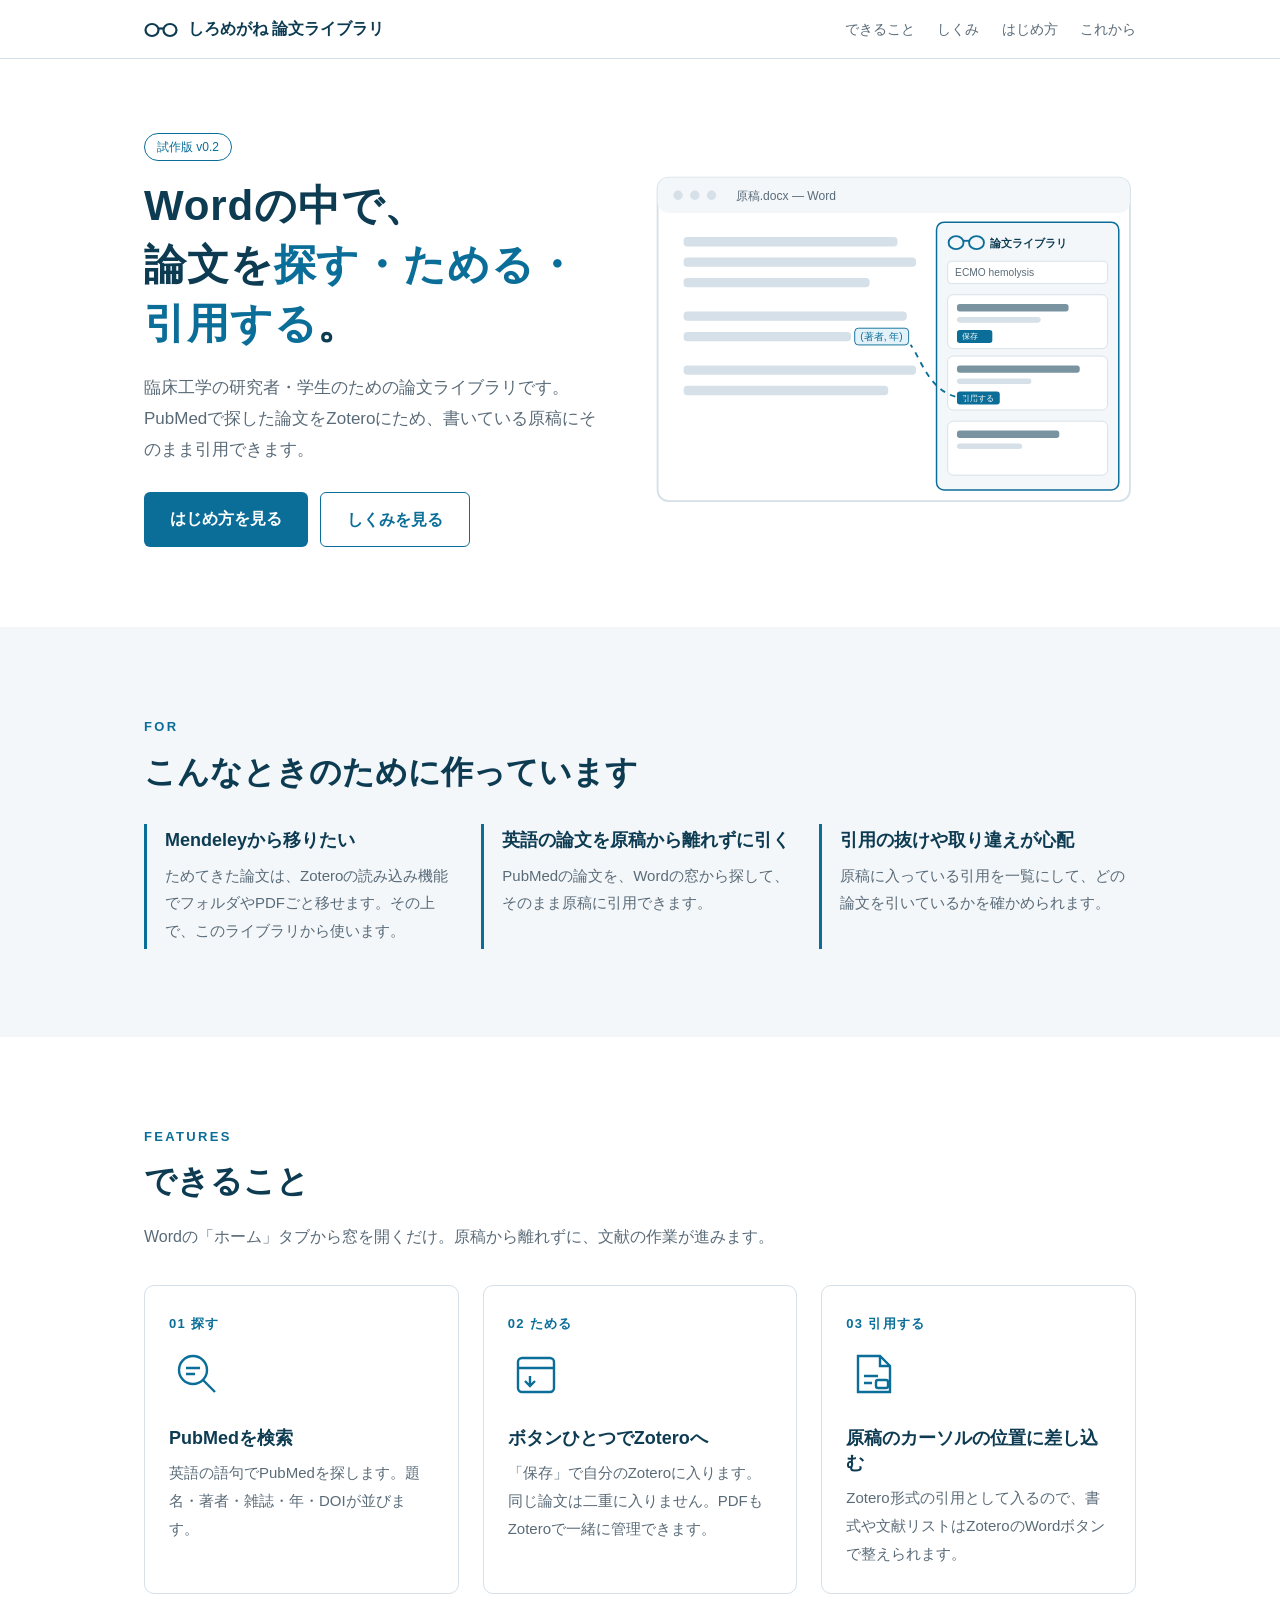
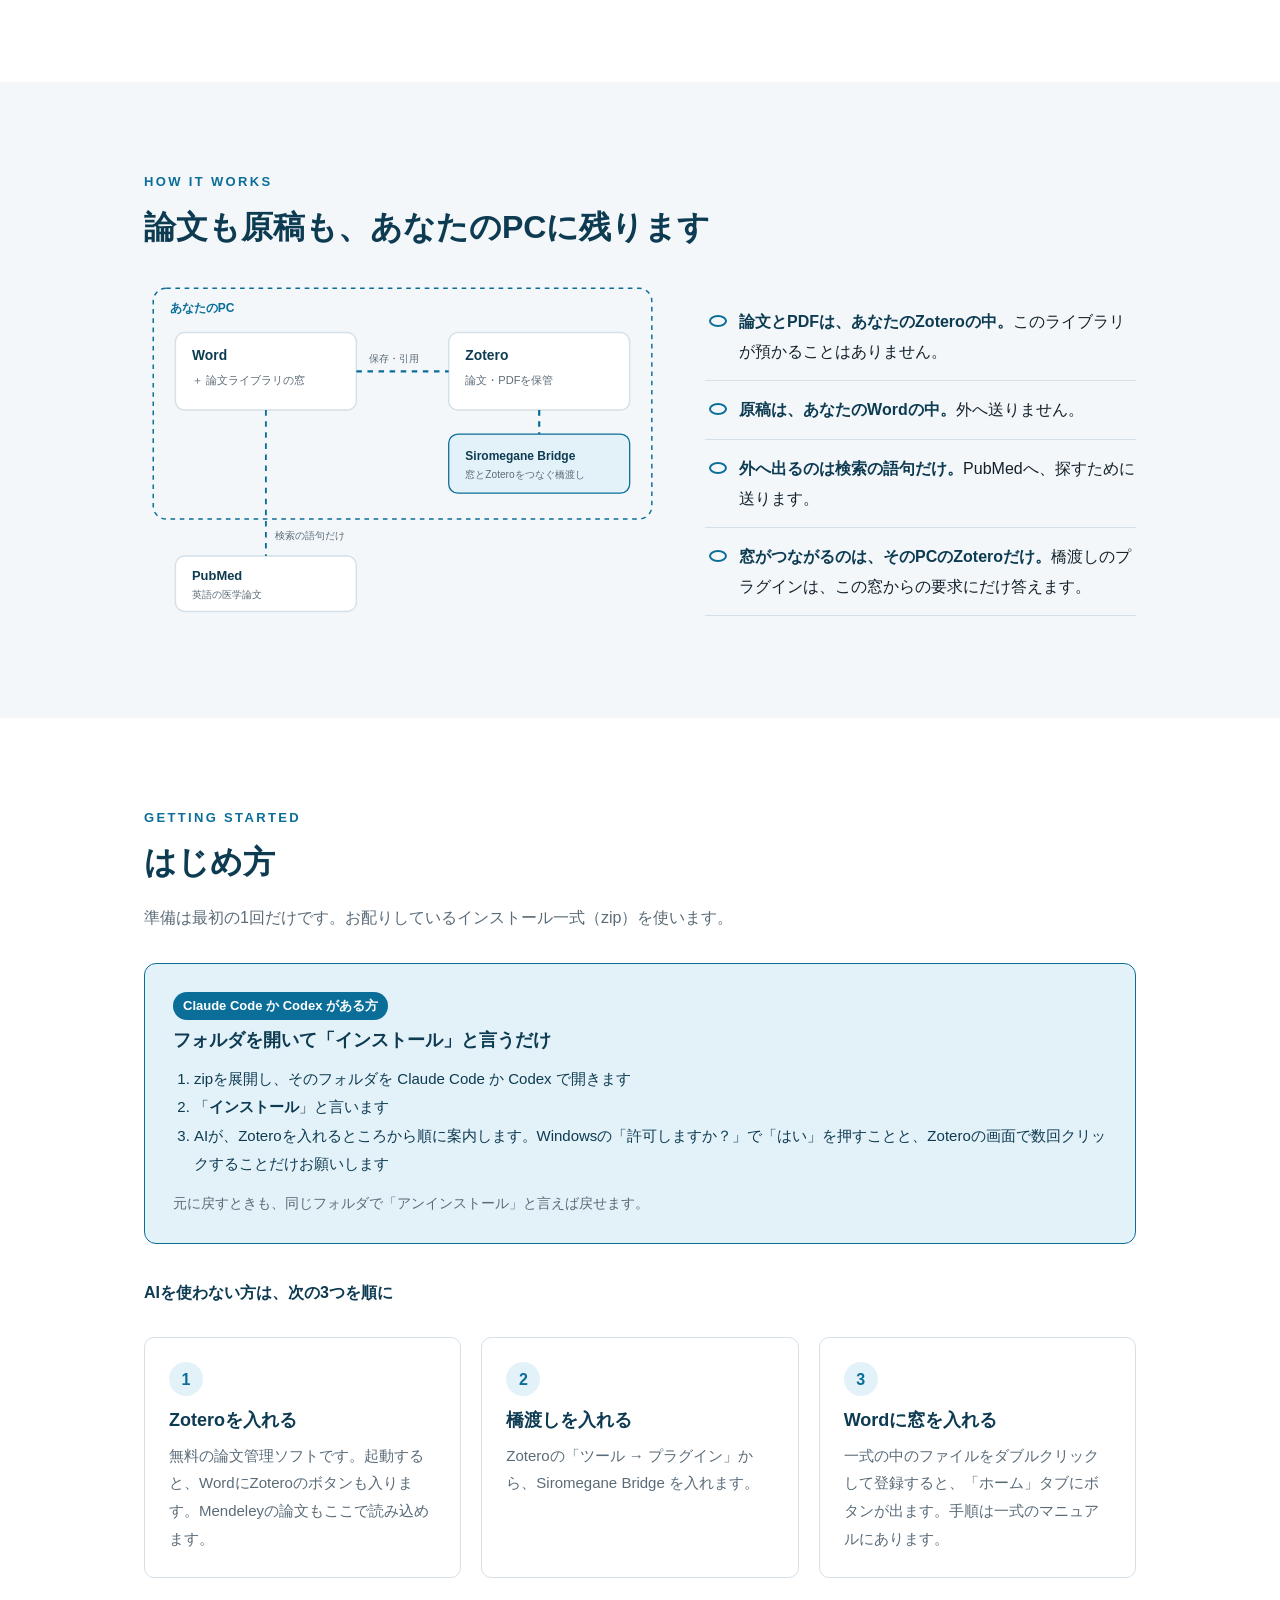
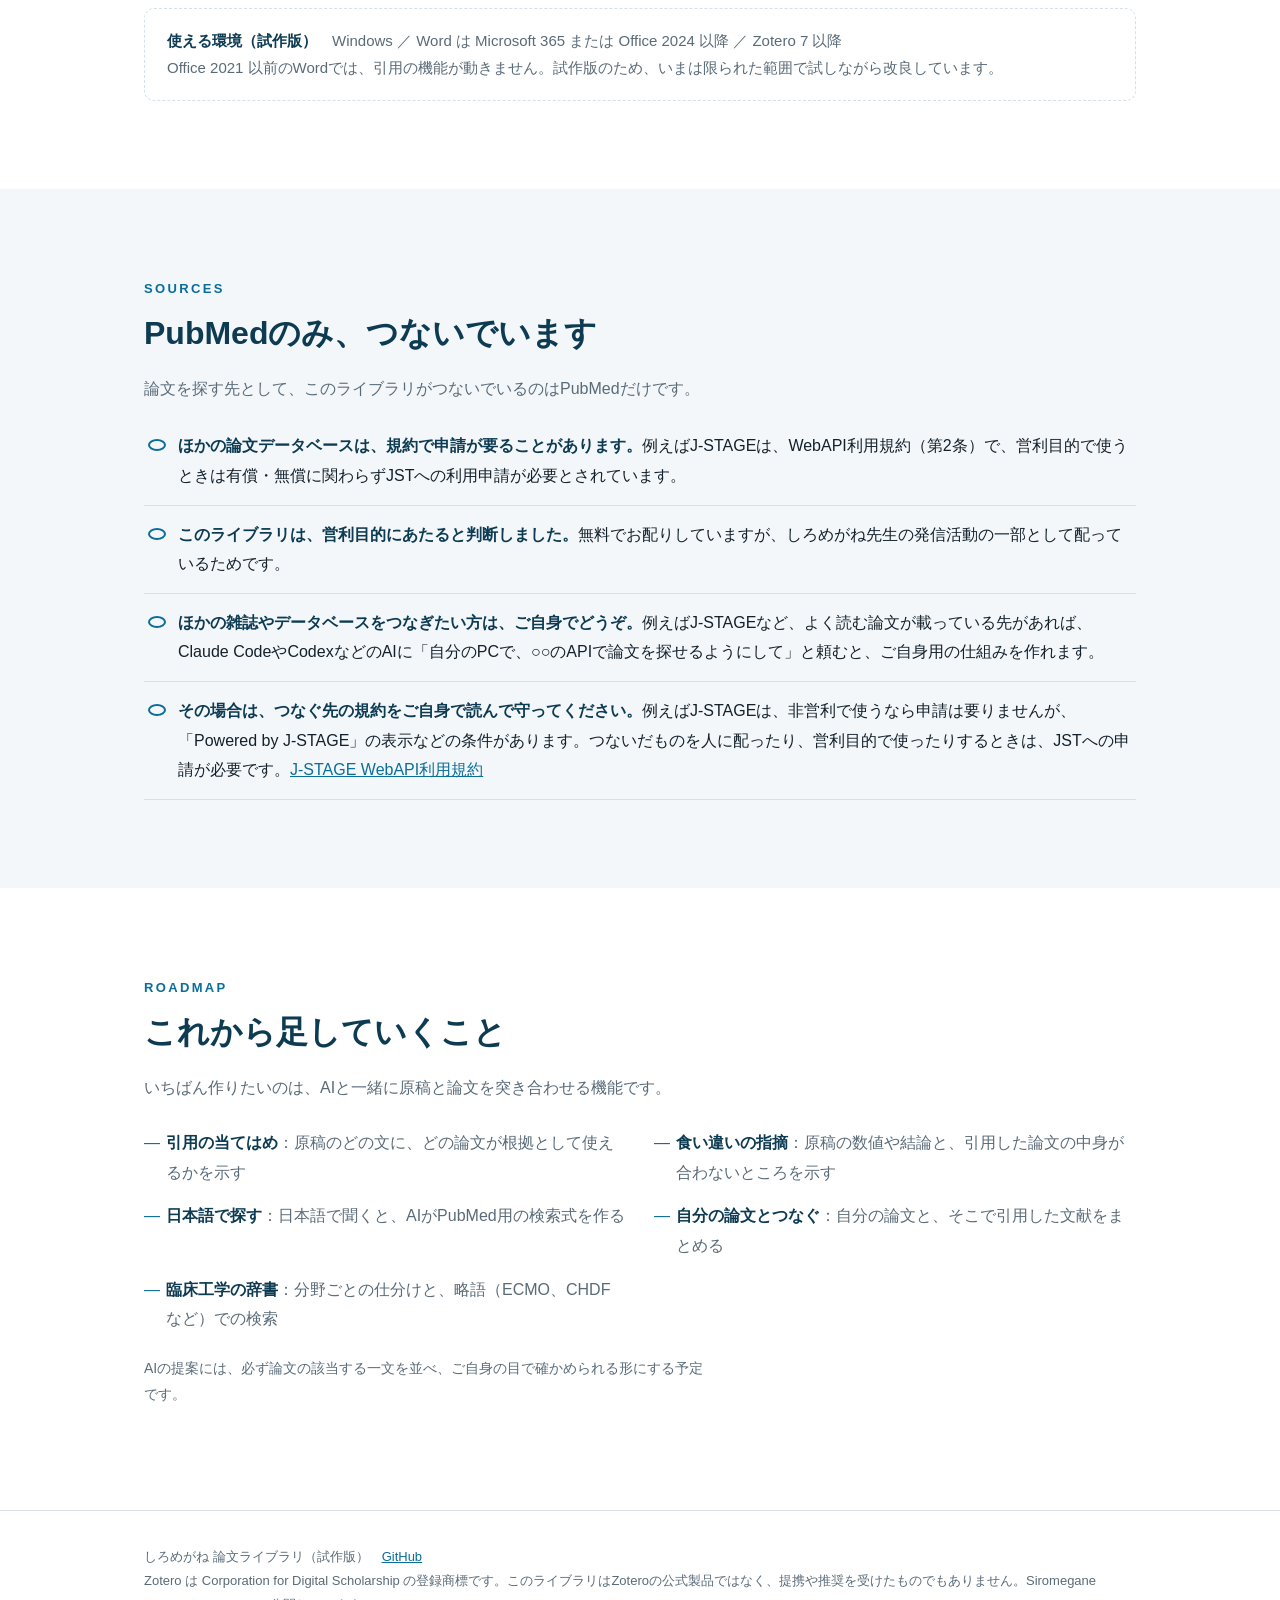
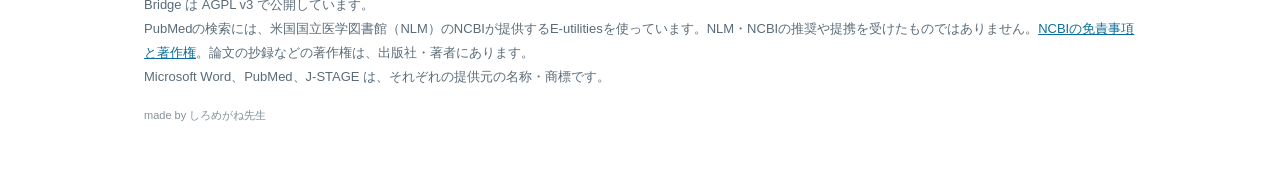
<file: index.html>
<!doctype html>
<html lang="ja">
<head>
<meta charset="utf-8">
<meta name="viewport" content="width=device-width, initial-scale=1">
<title>しろめがね 論文ライブラリ</title>
<meta name="description" content="臨床工学の研究者・学生のための論文ライブラリ（試作版）。Wordの中で、PubMedから論文を探し、Zoteroにためて、原稿に引用できます。論文と原稿は手元のPCに残ります。">
<link rel="icon" href="addin/assets/icon-32.png">
<meta property="og:title" content="しろめがね 論文ライブラリ">
<meta property="og:description" content="Wordの中で、論文を探す・ためる・引用する。臨床工学の研究者・学生のための論文ライブラリ（試作版）。">
<meta property="og:image" content="https://yusaku-cloud.github.io/siromegane-paper-library/addin/assets/icon-128.png">
<style>
:root {
  --bg: #ffffff; --bg2: #f3f7fa; --fg: #14212b; --muted: #5a6b78; --line: #d5e0e8;
  --blue: #0b6e99; --blue-soft: #e3f1f8; --ink: #0d3b52;
}
@media (prefers-color-scheme: dark) {
  :root { --bg: #0f1a21; --bg2: #15232c; --fg: #e4edf2; --muted: #9db0bd; --line: #2a3d4a;
    --blue: #5cb8e0; --blue-soft: #18323f; --ink: #cfe8f4; }
}
* { box-sizing: border-box; }
html { scroll-behavior: smooth; }
body { margin: 0; background: var(--bg); color: var(--fg);
  font: 16px/1.85 "Hiragino Sans", "Yu Gothic UI", "Noto Sans JP", "Segoe UI", sans-serif;
  -webkit-font-smoothing: antialiased; }
a { color: var(--blue); }
.wrap { max-width: 1040px; margin: 0 auto; padding: 0 24px; }
section { padding: 88px 0; }
section.alt { background: var(--bg2); }
.eyebrow { font-size: 13px; letter-spacing: .18em; color: var(--blue); font-weight: 600; margin: 0 0 10px; }
h1, h2, h3 { color: var(--ink); line-height: 1.4; margin: 0; }
h2 { font-size: clamp(24px, 3.4vw, 32px); margin-bottom: 18px; }
h3 { font-size: 18px; margin-bottom: 8px; }
p { margin: 0 0 14px; }
.lead { color: var(--muted); max-width: 40em; }

/* ヘッダー */
header.top { position: sticky; top: 0; z-index: 10; background: color-mix(in srgb, var(--bg) 88%, transparent);
  backdrop-filter: blur(8px); border-bottom: 1px solid var(--line); }
header.top .wrap { display: flex; align-items: center; justify-content: space-between; height: 58px; }
.brand { display: flex; align-items: center; gap: 10px; font-weight: 700; color: var(--ink); text-decoration: none; }
.brand svg { width: 34px; height: 20px; }
header nav a { margin-left: 18px; font-size: 14px; color: var(--muted); text-decoration: none; }
header nav a:hover { color: var(--blue); }

/* ヒーロー */
.hero { padding: 72px 0 80px; }
.hero .wrap { display: grid; grid-template-columns: 1fr 1.05fr; gap: 48px; align-items: center; }
.hero h1 { font-size: clamp(28px, 4vw, 42px); letter-spacing: .02em; }
.hero h1 .accent { color: var(--blue); }
.nw { white-space: nowrap; }
.hero .sub { margin-top: 18px; color: var(--muted); font-size: 17px; }
.badge { display: inline-block; font-size: 12px; border: 1px solid var(--blue); color: var(--blue);
  border-radius: 999px; padding: 2px 12px; margin-bottom: 16px; }
.ctas { display: flex; gap: 12px; flex-wrap: wrap; margin-top: 26px; }
.cta { display: inline-block; background: var(--blue); color: var(--bg); text-decoration: none;
  padding: 12px 26px; border-radius: 6px; font-weight: 600; }
.cta.ghost { background: none; color: var(--blue); border: 1px solid var(--blue); }
.figure svg { width: 100%; height: auto; display: block; }

/* こんなとき */
.cases { display: grid; grid-template-columns: repeat(3, 1fr); gap: 20px; margin-top: 30px; }
.case { border-left: 3px solid var(--blue); padding: 4px 0 4px 18px; }
.case p { color: var(--muted); font-size: 15px; margin: 0; }

/* できること */
.features { display: grid; grid-template-columns: repeat(3, 1fr); gap: 24px; margin-top: 34px; }
.feature { background: var(--bg); border: 1px solid var(--line); border-radius: 10px; padding: 26px 24px; }
.feature .num { font-size: 13px; color: var(--blue); font-weight: 700; letter-spacing: .1em; }
.feature svg { width: 56px; height: 56px; margin: 10px 0 14px; }
.feature p { color: var(--muted); font-size: 15px; margin: 0; }

/* しくみ */
.how { display: grid; grid-template-columns: 1.2fr 1fr; gap: 44px; align-items: center; margin-top: 30px; }
.points { list-style: none; padding: 0; margin: 0; }
.points li { padding: 14px 0 14px 34px; border-bottom: 1px solid var(--line); position: relative; }
.points li::before { content: ""; position: absolute; left: 4px; top: 22px; width: 14px; height: 8px;
  border: 2px solid var(--blue); border-radius: 50%; }
.points strong { color: var(--ink); }

/* はじめ方 */
.steps { counter-reset: s; display: grid; grid-template-columns: repeat(3, 1fr); gap: 20px; margin-top: 30px; }
.step { counter-increment: s; padding: 24px; border: 1px solid var(--line); border-radius: 10px; background: var(--bg); }
.step::before { content: counter(s); display: grid; place-items: center; width: 34px; height: 34px; border-radius: 50%;
  background: var(--blue-soft); color: var(--blue); font-weight: 700; margin-bottom: 12px; }
.step p { color: var(--muted); font-size: 15px; margin: 0; }
.ai-route { margin-top: 30px; padding: 26px 28px; border: 1.6px solid var(--blue); border-radius: 12px; background: var(--blue-soft); }
.ai-route .tag { display: inline-block; margin: 0 0 8px; padding: 2px 10px; border-radius: 99px; background: var(--blue); color: #fff; font-size: 13px; font-weight: 700; }
.ai-route h3 { margin: 0 0 12px; }
.ai-route ol { margin: 0; padding-left: 1.4em; color: var(--ink); font-size: 15px; line-height: 1.9; }
.ai-route .note { margin: 12px 0 0; color: var(--muted); font-size: 14px; }
.route-label { margin-top: 34px; font-size: 16px; font-weight: 700; color: var(--ink); }
.env { margin-top: 30px; font-size: 15px; color: var(--muted); border: 1px dashed var(--line); border-radius: 10px; padding: 18px 22px; }
.env strong { color: var(--ink); }

/* これから */
.next { display: grid; grid-template-columns: repeat(2, 1fr); gap: 14px 28px; margin-top: 26px; padding: 0; list-style: none; }
.next li { padding-left: 22px; position: relative; color: var(--muted); }
.next li::before { content: "—"; position: absolute; left: 0; color: var(--blue); }
.next strong { color: var(--ink); }

footer { border-top: 1px solid var(--line); padding: 34px 0 44px; font-size: 13px; color: var(--muted); }
footer .wrap { display: flex; justify-content: space-between; gap: 16px; flex-wrap: wrap; }
footer .maker { font-size: 11px; opacity: .75; }

/* 動き：控えめ（図がそっと現れる・しくみの線がつながる） */
.reveal { opacity: 0; transform: translateY(14px); transition: opacity .8s ease, transform .8s ease; }
.reveal.on { opacity: 1; transform: none; }
.flow { stroke-dasharray: 6 6; stroke-dashoffset: 120; transition: stroke-dashoffset 1.6s ease; }
.on .flow { stroke-dashoffset: 0; }
@media (prefers-reduced-motion: reduce) {
  .reveal { opacity: 1; transform: none; transition: none; }
  .flow { stroke-dashoffset: 0; transition: none; }
  html { scroll-behavior: auto; }
}

@media (max-width: 820px) {
  section { padding: 64px 0; }
  .hero { padding: 44px 0 56px; }
  .hero .wrap, .how { grid-template-columns: 1fr; gap: 32px; }
  .cases, .features, .steps, .next { grid-template-columns: 1fr; }
  header nav { display: none; }
  .wrap { padding: 0 16px; }
}
</style>
</head>
<body>

<header class="top">
  <div class="wrap">
    <a class="brand" href="#">
      <svg viewBox="0 0 34 20" aria-hidden="true"><g fill="none" stroke="currentColor" stroke-width="2.2"><ellipse cx="8" cy="11" rx="6.5" ry="6"/><ellipse cx="26" cy="11" rx="6.5" ry="6"/><path d="M14.5 9.5h5"/></g></svg>
      しろめがね 論文ライブラリ
    </a>
    <nav>
      <a href="#features">できること</a>
      <a href="#how">しくみ</a>
      <a href="#start">はじめ方</a>
      <a href="#next">これから</a>
    </nav>
  </div>
</header>

<main>
<section class="hero">
  <div class="wrap">
    <div>
      <span class="badge">試作版 v0.2</span>
      <h1>Wordの中で、<br>論文を<span class="accent"><span class="nw">探す・</span><span class="nw">ためる・</span><span class="nw">引用する</span></span>。</h1>
      <p class="sub">臨床工学の研究者・学生のための論文ライブラリです。PubMedで探した論文をZoteroにため、書いている原稿にそのまま引用できます。</p>
      <div class="ctas"><a class="cta" href="#start">はじめ方を見る</a><a class="cta ghost" href="#how">しくみを見る</a></div>
    </div>
    <div class="figure reveal" aria-label="Wordの画面の右側に、論文を探して保存・引用する窓が開いている図">
      <svg viewBox="0 0 520 360" role="img">
        <title>Wordの右側に開く「論文ライブラリ」の窓</title>
        <rect x="6" y="6" width="508" height="348" rx="12" fill="var(--bg)" stroke="var(--line)" stroke-width="2"/>
        <rect x="6" y="6" width="508" height="38" rx="12" fill="var(--bg2)"/>
        <circle cx="28" cy="25" r="5" fill="var(--line)"/><circle cx="46" cy="25" r="5" fill="var(--line)"/><circle cx="64" cy="25" r="5" fill="var(--line)"/>
        <text x="90" y="30" font-size="13" fill="var(--muted)">原稿.docx — Word</text>
        <!-- 原稿 -->
        <g fill="var(--line)">
          <rect x="34" y="70" width="230" height="10" rx="4"/><rect x="34" y="92" width="250" height="10" rx="4"/>
          <rect x="34" y="114" width="200" height="10" rx="4"/>
          <rect x="34" y="150" width="240" height="10" rx="4"/><rect x="34" y="172" width="180" height="10" rx="4"/>
          <rect x="34" y="208" width="250" height="10" rx="4"/><rect x="34" y="230" width="220" height="10" rx="4"/>
        </g>
        <rect x="218" y="168" width="58" height="18" rx="4" fill="var(--blue-soft)" stroke="var(--blue)"/>
        <text x="224" y="181" font-size="11" fill="var(--blue)">(著者, 年)</text>
        <!-- 窓 -->
        <rect x="306" y="54" width="196" height="288" rx="8" fill="var(--bg2)" stroke="var(--blue)" stroke-width="1.6"/>
        <g fill="none" stroke="var(--blue)" stroke-width="2"><ellipse cx="327" cy="76" rx="8" ry="7"/><ellipse cx="349" cy="76" rx="8" ry="7"/><path d="M335 74h6"/></g>
        <text x="364" y="81" font-size="12" font-weight="700" fill="var(--ink)">論文ライブラリ</text>
        <rect x="318" y="96" width="172" height="24" rx="4" fill="var(--bg)" stroke="var(--line)"/>
        <text x="326" y="112" font-size="11" fill="var(--muted)">ECMO hemolysis</text>
        <g>
          <rect x="318" y="132" width="172" height="58" rx="6" fill="var(--bg)" stroke="var(--line)"/>
          <rect x="328" y="142" width="120" height="8" rx="3" fill="var(--ink)" opacity=".55"/>
          <rect x="328" y="156" width="90" height="6" rx="3" fill="var(--line)"/>
          <rect x="328" y="170" width="38" height="14" rx="3" fill="var(--blue)"/><text x="333" y="180" font-size="9" fill="#fff">保存</text>
          <rect x="318" y="198" width="172" height="58" rx="6" fill="var(--bg)" stroke="var(--line)"/>
          <rect x="328" y="208" width="132" height="8" rx="3" fill="var(--ink)" opacity=".55"/>
          <rect x="328" y="222" width="80" height="6" rx="3" fill="var(--line)"/>
          <rect x="328" y="236" width="46" height="14" rx="3" fill="var(--blue)"/><text x="333" y="246" font-size="9" fill="#fff">引用する</text>
        </g>
        <path class="flow" d="M350 243 C 300 250, 290 200, 278 186" fill="none" stroke="var(--blue)" stroke-width="2"/>
        <rect x="318" y="268" width="172" height="58" rx="6" fill="var(--bg)" stroke="var(--line)"/>
        <rect x="328" y="278" width="110" height="8" rx="3" fill="var(--ink)" opacity=".55"/>
        <rect x="328" y="292" width="70" height="6" rx="3" fill="var(--line)"/>
      </svg>
    </div>
  </div>
</section>

<section class="alt">
  <div class="wrap">
    <p class="eyebrow">FOR</p>
    <h2>こんなときのために作っています</h2>
    <div class="cases">
      <div class="case reveal"><h3>Mendeleyから移りたい</h3><p>ためてきた論文は、Zoteroの読み込み機能でフォルダやPDFごと移せます。その上で、このライブラリから使います。</p></div>
      <div class="case reveal"><h3>英語の論文を原稿から離れずに引く</h3><p>PubMedの論文を、Wordの窓から探して、そのまま原稿に引用できます。</p></div>
      <div class="case reveal"><h3>引用の抜けや取り違えが心配</h3><p>原稿に入っている引用を一覧にして、どの論文を引いているかを確かめられます。</p></div>
    </div>
  </div>
</section>

<section id="features">
  <div class="wrap">
    <p class="eyebrow">FEATURES</p>
    <h2>できること</h2>
    <p class="lead">Wordの「ホーム」タブから窓を開くだけ。原稿から離れずに、文献の作業が進みます。</p>
    <div class="features">
      <div class="feature reveal">
        <div class="num">01 探す</div>
        <svg viewBox="0 0 56 56" aria-hidden="true"><g fill="none" stroke="var(--blue)" stroke-width="2.4"><circle cx="24" cy="24" r="14"/><path d="M34 34l12 12"/><path d="M17 22h14M17 28h9"/></g></svg>
        <h3>PubMedを検索</h3>
        <p>英語の語句でPubMedを探します。題名・著者・雑誌・年・DOIが並びます。</p>
      </div>
      <div class="feature reveal">
        <div class="num">02 ためる</div>
        <svg viewBox="0 0 56 56" aria-hidden="true"><g fill="none" stroke="var(--blue)" stroke-width="2.4"><rect x="10" y="12" width="36" height="34" rx="4"/><path d="M10 22h36M22 30v10M17 35l5 5 5-5"/></g></svg>
        <h3>ボタンひとつでZoteroへ</h3>
        <p>「保存」で自分のZoteroに入ります。同じ論文は二重に入りません。PDFもZoteroで一緒に管理できます。</p>
      </div>
      <div class="feature reveal">
        <div class="num">03 引用する</div>
        <svg viewBox="0 0 56 56" aria-hidden="true"><g fill="none" stroke="var(--blue)" stroke-width="2.4"><path d="M12 10h22l10 10v26H12z"/><path d="M34 10v10h10"/><path d="M18 30h14M18 37h8"/><rect x="30" y="34" width="12" height="8" rx="2"/></g></svg>
        <h3>原稿のカーソルの位置に差し込む</h3>
        <p>Zotero形式の引用として入るので、書式や文献リストはZoteroのWordボタンで整えられます。</p>
      </div>
    </div>
  </div>
</section>

<section id="how" class="alt">
  <div class="wrap">
    <p class="eyebrow">HOW IT WORKS</p>
    <h2>論文も原稿も、あなたのPCに残ります</h2>
    <div class="how">
      <div class="figure reveal">
        <svg viewBox="0 0 560 380" role="img" aria-label="しくみの図">
          <title>Word・論文ライブラリ・Siromegane Bridge・ZoteroはPCの中。外へは検索の語句だけ</title>
          <rect x="10" y="10" width="540" height="250" rx="14" fill="none" stroke="var(--blue)" stroke-width="1.6" stroke-dasharray="5 5"/>
          <text x="28" y="36" font-size="13" fill="var(--blue)" font-weight="700">あなたのPC</text>
          <rect x="34" y="58" width="196" height="84" rx="10" fill="var(--bg)" stroke="var(--line)" stroke-width="1.6"/>
          <text x="52" y="88" font-size="15" font-weight="700" fill="var(--ink)">Word</text>
          <text x="52" y="114" font-size="12" fill="var(--muted)">＋ 論文ライブラリの窓</text>
          <rect x="330" y="58" width="196" height="84" rx="10" fill="var(--bg)" stroke="var(--line)" stroke-width="1.6"/>
          <text x="348" y="88" font-size="15" font-weight="700" fill="var(--ink)">Zotero</text>
          <text x="348" y="114" font-size="12" fill="var(--muted)">論文・PDFを保管</text>
          <rect x="330" y="168" width="196" height="64" rx="10" fill="var(--blue-soft)" stroke="var(--blue)" stroke-width="1.4"/>
          <text x="348" y="196" font-size="13" font-weight="700" fill="var(--ink)">Siromegane Bridge</text>
          <text x="348" y="216" font-size="11" fill="var(--muted)">窓とZoteroをつなぐ橋渡し</text>
          <path class="flow" d="M230 100 H 330" stroke="var(--blue)" stroke-width="2.4" fill="none"/>
          <text x="244" y="90" font-size="11" fill="var(--muted)">保存・引用</text>
          <path class="flow" d="M428 142 V 168" stroke="var(--blue)" stroke-width="2.4" fill="none"/>
          <rect x="34" y="300" width="196" height="60" rx="10" fill="var(--bg)" stroke="var(--line)" stroke-width="1.6"/>
          <text x="52" y="326" font-size="14" font-weight="700" fill="var(--ink)">PubMed</text>
          <text x="52" y="346" font-size="11" fill="var(--muted)">英語の医学論文</text>
          <path class="flow" d="M132 142 V 300" stroke="var(--blue)" stroke-width="2" fill="none"/>
          <text x="142" y="282" font-size="11" fill="var(--muted)">検索の語句だけ</text>
        </svg>
      </div>
      <ul class="points">
        <li class="reveal"><strong>論文とPDFは、あなたのZoteroの中。</strong>このライブラリが預かることはありません。</li>
        <li class="reveal"><strong>原稿は、あなたのWordの中。</strong>外へ送りません。</li>
        <li class="reveal"><strong>外へ出るのは検索の語句だけ。</strong>PubMedへ、探すために送ります。</li>
        <li class="reveal"><strong>窓がつながるのは、そのPCのZoteroだけ。</strong>橋渡しのプラグインは、この窓からの要求にだけ答えます。</li>
      </ul>
    </div>
  </div>
</section>

<section id="start">
  <div class="wrap">
    <p class="eyebrow">GETTING STARTED</p>
    <h2>はじめ方</h2>
    <p class="lead">準備は最初の1回だけです。お配りしているインストール一式（zip）を使います。</p>
    <div class="ai-route reveal">
      <p class="tag">Claude Code か Codex がある方</p>
      <h3>フォルダを開いて「インストール」と言うだけ</h3>
      <ol>
        <li>zipを展開し、そのフォルダを Claude Code か Codex で開きます</li>
        <li>「<strong>インストール</strong>」と言います</li>
        <li>AIが、Zoteroを入れるところから順に案内します。Windowsの「許可しますか？」で「はい」を押すことと、Zoteroの画面で数回クリックすることだけお願いします</li>
      </ol>
      <p class="note">元に戻すときも、同じフォルダで「アンインストール」と言えば戻せます。</p>
    </div>
    <p class="lead route-label">AIを使わない方は、次の3つを順に</p>
    <div class="steps">
      <div class="step reveal"><h3>Zoteroを入れる</h3><p>無料の論文管理ソフトです。起動すると、WordにZoteroのボタンも入ります。Mendeleyの論文もここで読み込めます。</p></div>
      <div class="step reveal"><h3>橋渡しを入れる</h3><p>Zoteroの「ツール → プラグイン」から、Siromegane Bridge を入れます。</p></div>
      <div class="step reveal"><h3>Wordに窓を入れる</h3><p>一式の中のファイルをダブルクリックして登録すると、「ホーム」タブにボタンが出ます。手順は一式のマニュアルにあります。</p></div>
    </div>
    <div class="env">
      <strong>使える環境（試作版）</strong>　Windows ／ Word は Microsoft 365 または Office 2024 以降 ／ Zotero 7 以降<br>
      Office 2021 以前のWordでは、引用の機能が動きません。試作版のため、いまは限られた範囲で試しながら改良しています。
    </div>
  </div>
</section>

<section id="sources" class="alt">
  <div class="wrap">
    <p class="eyebrow">SOURCES</p>
    <h2>PubMedのみ、つないでいます</h2>
    <p class="lead">論文を探す先として、このライブラリがつないでいるのはPubMedだけです。</p>
    <ul class="points">
      <li class="reveal"><strong>ほかの論文データベースは、規約で申請が要ることがあります。</strong>例えばJ-STAGEは、WebAPI利用規約（第2条）で、営利目的で使うときは有償・無償に関わらずJSTへの利用申請が必要とされています。</li>
      <li class="reveal"><strong>このライブラリは、営利目的にあたると判断しました。</strong>無料でお配りしていますが、しろめがね先生の発信活動の一部として配っているためです。</li>
      <li class="reveal"><strong>ほかの雑誌やデータベースをつなぎたい方は、ご自身でどうぞ。</strong>例えばJ-STAGEなど、よく読む論文が載っている先があれば、Claude CodeやCodexなどのAIに「自分のPCで、○○のAPIで論文を探せるようにして」と頼むと、ご自身用の仕組みを作れます。</li>
      <li class="reveal"><strong>その場合は、つなぐ先の規約をご自身で読んで守ってください。</strong>例えばJ-STAGEは、非営利で使うなら申請は要りませんが、「Powered by J-STAGE」の表示などの条件があります。つないだものを人に配ったり、営利目的で使ったりするときは、JSTへの申請が必要です。<a href="https://www.jstage.jst.go.jp/static/pages/WebAPI/-char/ja" target="_blank" rel="noopener">J-STAGE WebAPI利用規約</a></li>
    </ul>
  </div>
</section>

<section id="next">
  <div class="wrap">
    <p class="eyebrow">ROADMAP</p>
    <h2>これから足していくこと</h2>
    <p class="lead">いちばん作りたいのは、AIと一緒に原稿と論文を突き合わせる機能です。</p>
    <ul class="next">
      <li class="reveal"><strong>引用の当てはめ</strong>：原稿のどの文に、どの論文が根拠として使えるかを示す</li>
      <li class="reveal"><strong>食い違いの指摘</strong>：原稿の数値や結論と、引用した論文の中身が合わないところを示す</li>
      <li class="reveal"><strong>日本語で探す</strong>：日本語で聞くと、AIがPubMed用の検索式を作る</li>
      <li class="reveal"><strong>自分の論文とつなぐ</strong>：自分の論文と、そこで引用した文献をまとめる</li>
      <li class="reveal"><strong>臨床工学の辞書</strong>：分野ごとの仕分けと、略語（ECMO、CHDFなど）での検索</li>
    </ul>
    <p class="lead" style="margin-top:22px;font-size:14px">AIの提案には、必ず論文の該当する一文を並べ、ご自身の目で確かめられる形にする予定です。</p>
  </div>
</section>
</main>

<footer>
  <div class="wrap">
    <div>
      しろめがね 論文ライブラリ（試作版）　<a href="https://github.com/yusaku-cloud/siromegane-paper-library">GitHub</a><br>
      Zotero は Corporation for Digital Scholarship の登録商標です。このライブラリはZoteroの公式製品ではなく、提携や推奨を受けたものでもありません。Siromegane Bridge は AGPL v3 で公開しています。<br>
      PubMedの検索には、米国国立医学図書館（NLM）のNCBIが提供するE-utilitiesを使っています。NLM・NCBIの推奨や提携を受けたものではありません。<a href="https://www.ncbi.nlm.nih.gov/home/about/policies/">NCBIの免責事項と著作権</a>。論文の抄録などの著作権は、出版社・著者にあります。<br>
      Microsoft Word、PubMed、J-STAGE は、それぞれの提供元の名称・商標です。
    </div>
    <div class="maker">made by しろめがね先生</div>
  </div>
</footer>

<script>
  // 控えめな動き：画面に入った図と項目をそっと表示する
  const els = document.querySelectorAll(".reveal");
  if ("IntersectionObserver" in window) {
    const io = new IntersectionObserver(es => es.forEach(e => {
      if (e.isIntersecting) { e.target.classList.add("on"); io.unobserve(e.target); }
    }), { threshold: 0.2 });
    els.forEach(el => io.observe(el));
  } else {
    els.forEach(el => el.classList.add("on"));
  }
</script>
</body>
</html>
</file>
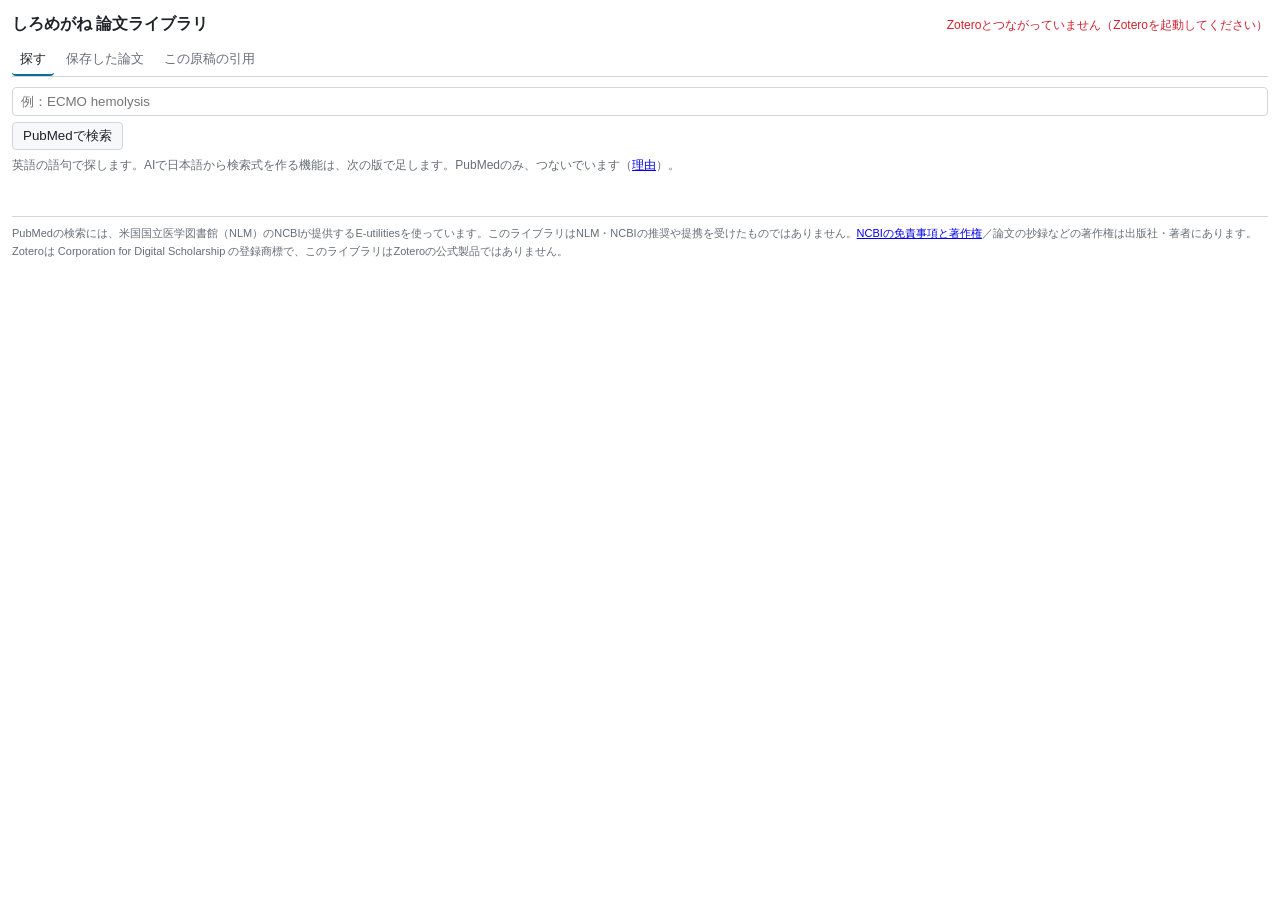
<file: addin/index.html>
<!doctype html>
<html lang="ja">
<head>
<meta charset="utf-8">
<meta name="viewport" content="width=device-width, initial-scale=1">
<title>siromegane-paper-library</title>
<script src="https://appsforoffice.microsoft.com/lib/1/hosted/office.js"></script>
<link rel="stylesheet" href="style.css">
</head>
<body>
<header>
  <h1>しろめがね 論文ライブラリ</h1>
  <div id="status" class="status">確認中…</div>
</header>

<nav class="tabs">
  <button data-tab="search" class="active">探す</button>
  <button data-tab="library">保存した論文</button>
  <button data-tab="doc">この原稿の引用</button>
</nav>

<section id="tab-search" class="tab active">
  <form id="search-form">
    <input id="q" type="search" placeholder="例：ECMO hemolysis" required>
    <div class="row">
      <button type="submit">PubMedで検索</button>
    </div>
  </form>
  <p class="hint">英語の語句で探します。AIで日本語から検索式を作る機能は、次の版で足します。PubMedのみ、つないでいます（<a href="../index.html#sources" target="_blank" rel="noopener">理由</a>）。</p>
  <ul id="results" class="list"></ul>
</section>

<section id="tab-library" class="tab">
  <form id="lib-form" class="row">
    <input id="lib-q" type="search" placeholder="題名・著者・年で絞る">
    <button type="submit">表示</button>
  </form>
  <ul id="library" class="list"></ul>
</section>

<section id="tab-doc" class="tab">
  <div class="row">
    <button id="read-doc">原稿の引用を読む</button>
  </div>
  <p class="hint">引用を差し込んだあとは、Wordの「Zotero」タブの「Refresh」を押すと、引用の形が整います。</p>
  <ul id="doc-cites" class="list"></ul>
</section>

<footer id="log" class="log"></footer>
<p class="notice">PubMedの検索には、米国国立医学図書館（NLM）のNCBIが提供するE-utilitiesを使っています。このライブラリはNLM・NCBIの推奨や提携を受けたものではありません。<a href="https://www.ncbi.nlm.nih.gov/home/about/policies/" target="_blank" rel="noopener">NCBIの免責事項と著作権</a>／論文の抄録などの著作権は出版社・著者にあります。Zoteroは Corporation for Digital Scholarship の登録商標で、このライブラリはZoteroの公式製品ではありません。</p>
<script src="app.js"></script>
</body>
</html>
</file>
<file: addin/style.css>
:root {
  --bg: #ffffff; --fg: #1f2328; --muted: #656d76; --line: #d0d7de;
  --accent: #0b6e99; --ok: #1a7f37; --ng: #cf222e; --card: #f6f8fa;
}
@media (prefers-color-scheme: dark) {
  :root { --bg: #1e1e1e; --fg: #e6e6e6; --muted: #a0a0a0; --line: #3a3a3a;
    --accent: #58a6ff; --ok: #3fb950; --ng: #f85149; --card: #2a2a2a; }
}
* { box-sizing: border-box; }
body { margin: 0; padding: 12px; background: var(--bg); color: var(--fg);
  font: 14px/1.5 "Yu Gothic UI", "Segoe UI", sans-serif; }
header { display: flex; justify-content: space-between; align-items: baseline; gap: 8px; flex-wrap: wrap; }
h1 { font-size: 16px; margin: 0 0 8px; }
.status { font-size: 12px; color: var(--muted); }
.status.ok { color: var(--ok); } .status.ng { color: var(--ng); }
.tabs { display: flex; gap: 4px; border-bottom: 1px solid var(--line); margin-bottom: 10px; }
.tabs button { border: 0; background: none; color: var(--muted); padding: 6px 8px; cursor: pointer; border-bottom: 2px solid transparent; }
.tabs button.active { color: var(--fg); border-bottom-color: var(--accent); }
.tab { display: none; } .tab.active { display: block; }
input[type=search] { width: 100%; padding: 6px 8px; border: 1px solid var(--line); border-radius: 4px; background: var(--bg); color: var(--fg); }
.row { display: flex; gap: 8px; align-items: center; margin: 6px 0; flex-wrap: wrap; }
button { padding: 4px 10px; border: 1px solid var(--line); border-radius: 4px; background: var(--card); color: var(--fg); cursor: pointer; }
button:disabled { opacity: .5; cursor: default; }
.hint { font-size: 12px; color: var(--muted); margin: 4px 0 8px; }
.list { list-style: none; padding: 0; margin: 0; }
.list li { border: 1px solid var(--line); border-radius: 6px; padding: 8px; margin-bottom: 6px; background: var(--card); }
.title { font-weight: 600; }
.meta { font-size: 12px; color: var(--muted); }
.src { font-size: 11px; padding: 0 4px; border: 1px solid var(--line); border-radius: 3px; margin-right: 4px; }
.log { font-size: 12px; color: var(--muted); margin-top: 10px; min-height: 1.5em; }
.notice { font-size: 11px; color: var(--muted); margin-top: 14px; padding-top: 8px; border-top: 1px solid var(--line, #ddd); line-height: 1.6; }
.cite-head { display: flex; align-items: baseline; gap: 8px; margin-bottom: 4px; }
.mark { font-size: 15px; font-weight: 700; color: var(--accent, #1a73e8); }
.guess { font-size: 11px; color: var(--muted); }
.cite-head .meta { margin-left: auto; }
.context { font-size: 12px; color: var(--muted); margin-bottom: 4px; }
.context .here { color: var(--accent, #1a73e8); font-weight: 700; margin-left: 1px; }
</file>
